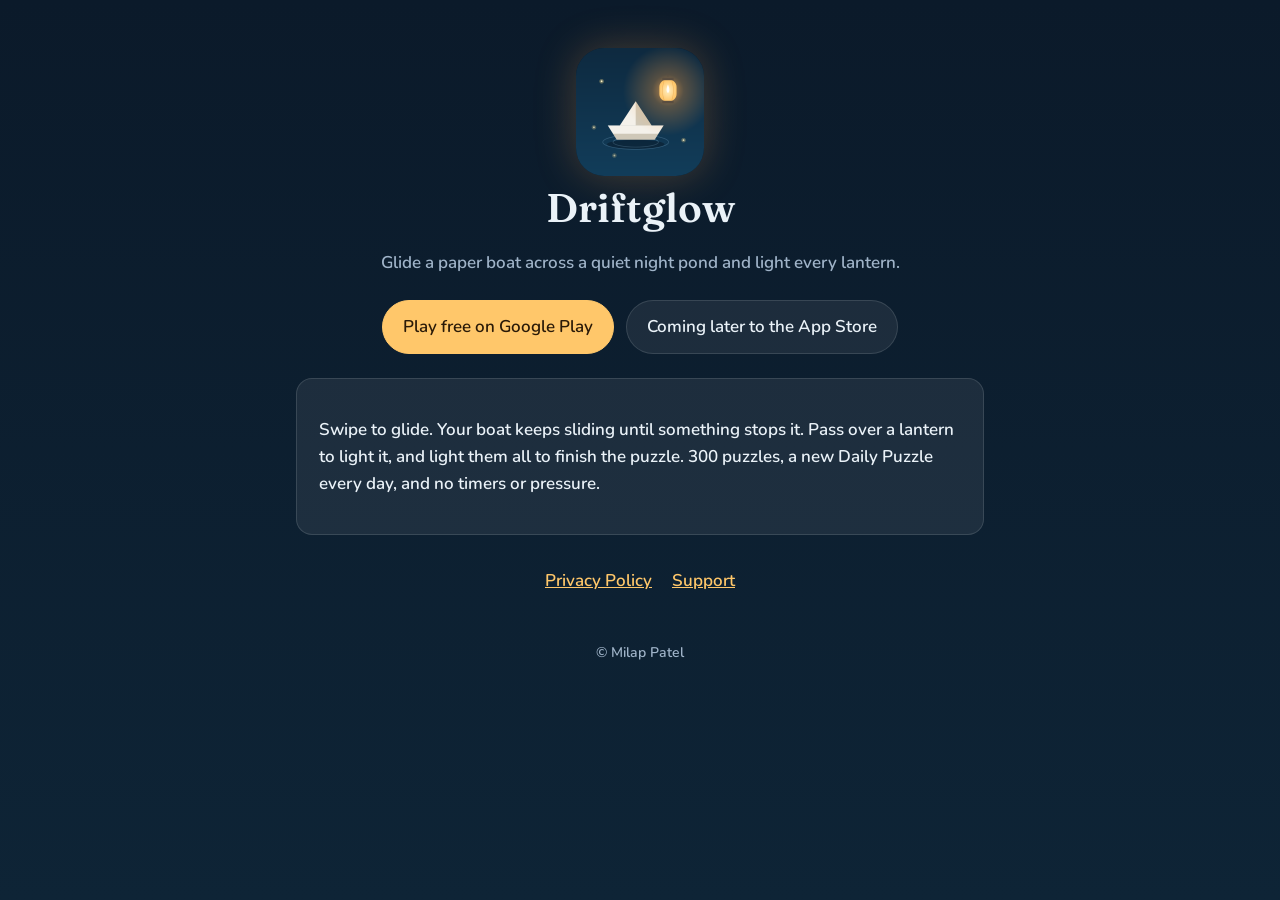
<file: index.html>
<!doctype html>
<html lang="en">
<head>
  <meta charset="utf-8" />
  <meta name="viewport" content="width=device-width, initial-scale=1" />
  <title>Driftglow</title>
  <meta name="description" content="Glide a paper boat across a night pond and light every lantern. A calm sliding puzzle game." />
  <link rel="icon" href="icon.png" />
  <link rel="stylesheet" href="styles.css" />
</head>
<body>
  <main>
    <div class="hero">
      <img src="icon.png" alt="Driftglow app icon" />
      <h1>Driftglow</h1>
      <p class="dim">Glide a paper boat across a quiet night pond and light every lantern.</p>
      <div class="badges">
        <a class="badge play" href="https://play.google.com/store/apps/details?id=com.milappatel.driftglow">Play free on Google Play</a>
        <span class="badge">Coming later to the App Store</span>
      </div>
    </div>
    <div class="card">
      <p>Swipe to glide. Your boat keeps sliding until something stops it. Pass over a lantern to light it, and light them all to finish the puzzle. 300 puzzles, a new Daily Puzzle every day, and no timers or pressure.</p>
    </div>
    <nav><a href="privacy.html">Privacy Policy</a><a href="support.html">Support</a></nav>
    <footer>© Milap Patel</footer>
  </main>
</body>
</html>
</file>
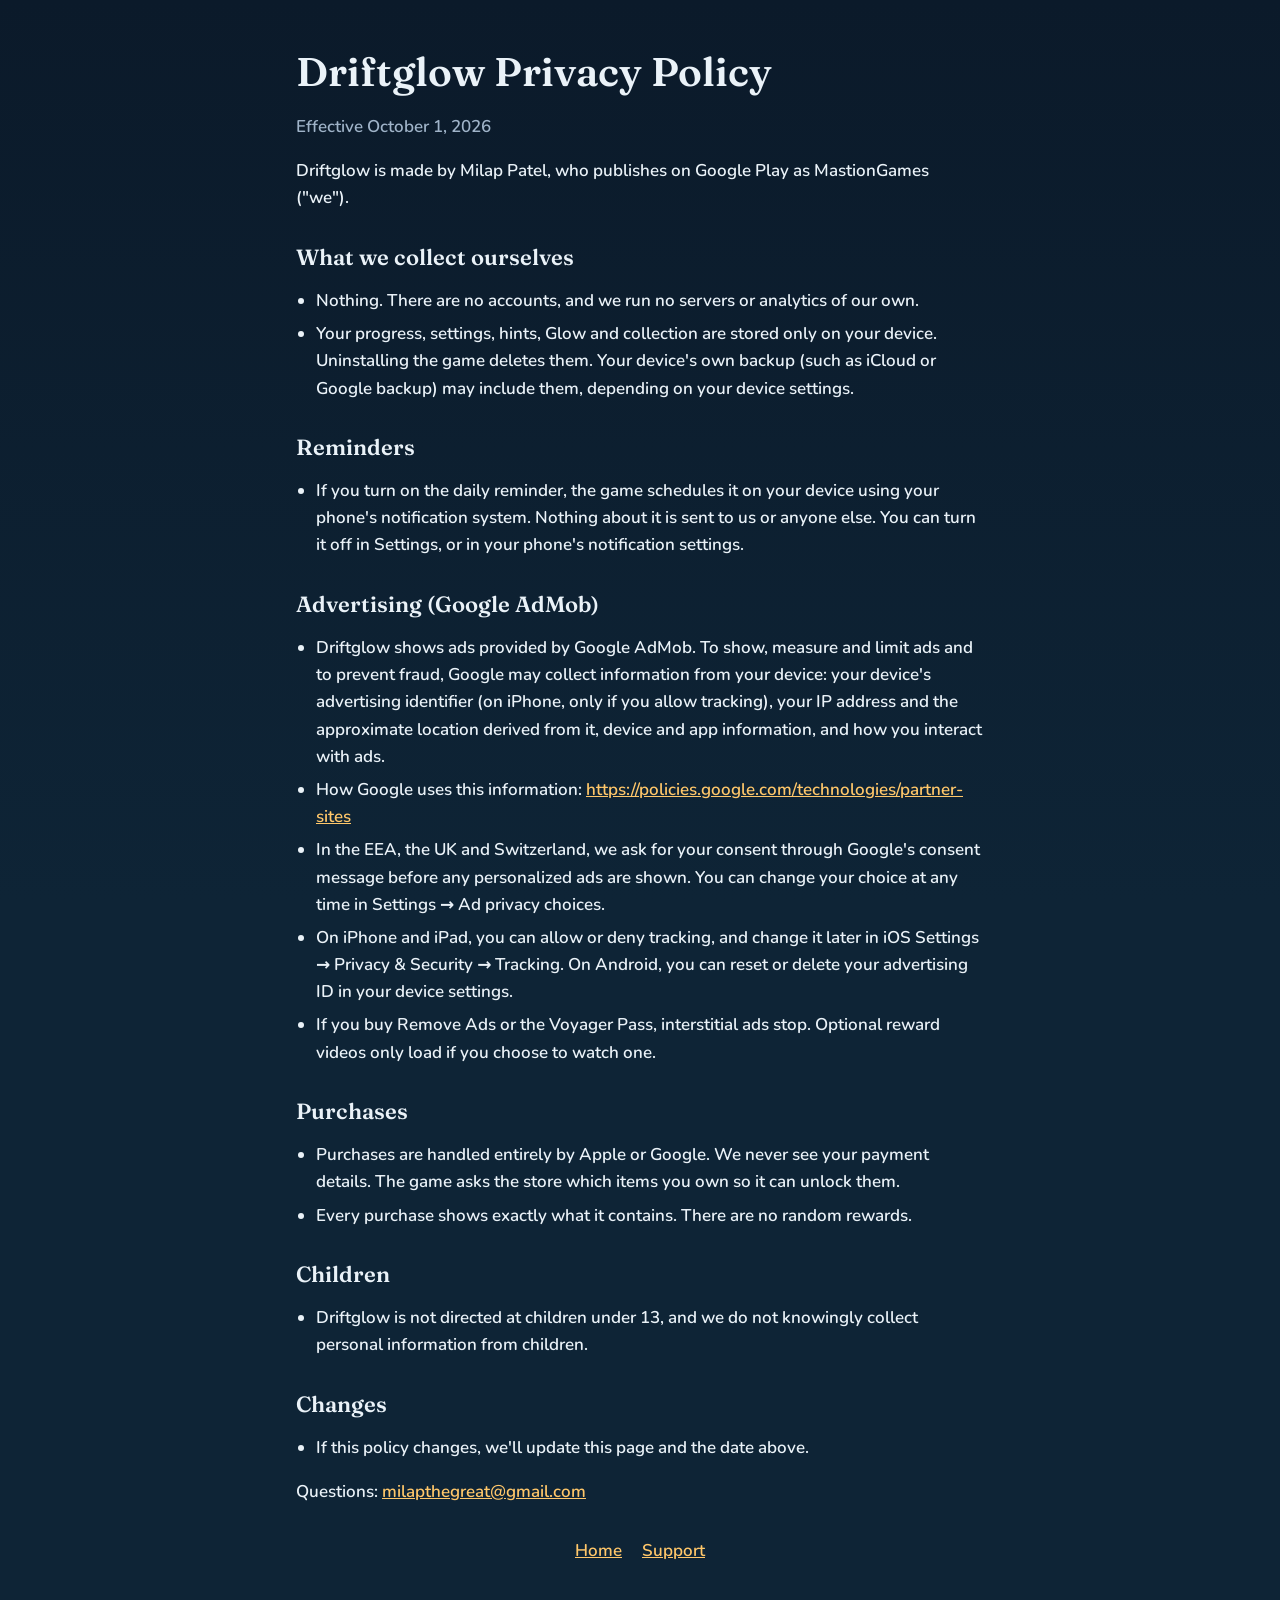
<file: privacy.html>
<!doctype html>
<html lang="en">
<head>
  <meta charset="utf-8" />
  <meta name="viewport" content="width=device-width, initial-scale=1" />
  <title>Driftglow Privacy Policy</title>
  <link rel="icon" href="icon.png" />
  <link rel="stylesheet" href="styles.css" />
</head>
<body>
  <main>
    <h1>Driftglow Privacy Policy</h1>
    <p class="dim">Effective October 1, 2026</p>
    <p>Driftglow is made by Milap Patel, who publishes on Google Play as MastionGames ("we").</p>

    <h2>What we collect ourselves</h2>
    <ul>
      <li>Nothing. There are no accounts, and we run no servers or analytics of our own.</li>
      <li>Your progress, settings, hints, Glow and collection are stored only on your device. Uninstalling the game deletes them. Your device's own backup (such as iCloud or Google backup) may include them, depending on your device settings.</li>
    </ul>

    <h2>Reminders</h2>
    <ul>
      <li>If you turn on the daily reminder, the game schedules it on your device using your phone's notification system. Nothing about it is sent to us or anyone else. You can turn it off in Settings, or in your phone's notification settings.</li>
    </ul>

    <h2>Advertising (Google AdMob)</h2>
    <ul>
      <li>Driftglow shows ads provided by Google AdMob. To show, measure and limit ads and to prevent fraud, Google may collect information from your device: your device's advertising identifier (on iPhone, only if you allow tracking), your IP address and the approximate location derived from it, device and app information, and how you interact with ads.</li>
      <li>How Google uses this information: <a href="https://policies.google.com/technologies/partner-sites">https://policies.google.com/technologies/partner-sites</a></li>
      <li>In the EEA, the UK and Switzerland, we ask for your consent through Google's consent message before any personalized ads are shown. You can change your choice at any time in Settings → Ad privacy choices.</li>
      <li>On iPhone and iPad, you can allow or deny tracking, and change it later in iOS Settings → Privacy &amp; Security → Tracking. On Android, you can reset or delete your advertising ID in your device settings.</li>
      <li>If you buy Remove Ads or the Voyager Pass, interstitial ads stop. Optional reward videos only load if you choose to watch one.</li>
    </ul>

    <h2>Purchases</h2>
    <ul>
      <li>Purchases are handled entirely by Apple or Google. We never see your payment details. The game asks the store which items you own so it can unlock them.</li>
      <li>Every purchase shows exactly what it contains. There are no random rewards.</li>
    </ul>

    <h2>Children</h2>
    <ul>
      <li>Driftglow is not directed at children under 13, and we do not knowingly collect personal information from children.</li>
    </ul>

    <h2>Changes</h2>
    <ul>
      <li>If this policy changes, we'll update this page and the date above.</li>
    </ul>

    <p>Questions: <a href="mailto:milapthegreat@gmail.com">milapthegreat@gmail.com</a></p>
    <nav><a href="index.html">Home</a><a href="support.html">Support</a></nav>
  </main>
</body>
</html>
</file>
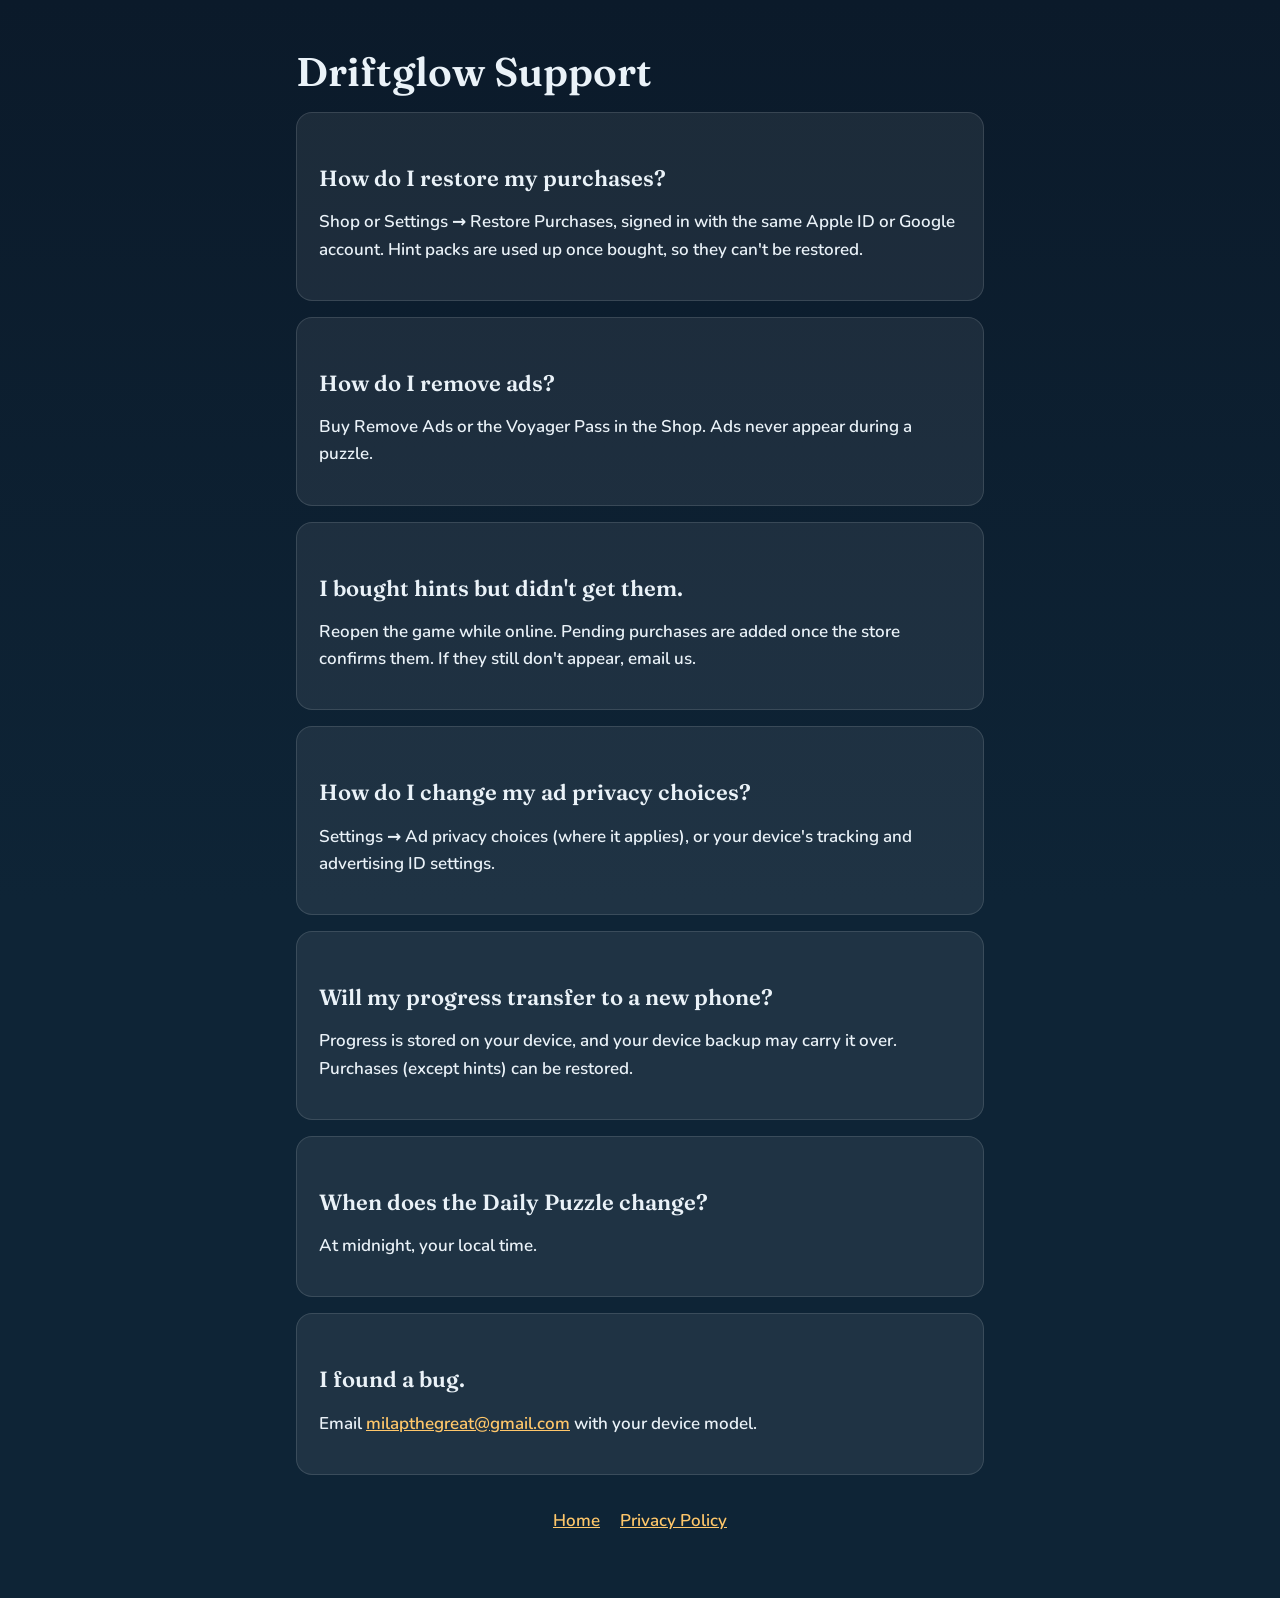
<file: support.html>
<!doctype html>
<html lang="en">
<head>
  <meta charset="utf-8" />
  <meta name="viewport" content="width=device-width, initial-scale=1" />
  <title>Driftglow Support</title>
  <link rel="icon" href="icon.png" />
  <link rel="stylesheet" href="styles.css" />
</head>
<body>
  <main>
    <h1>Driftglow Support</h1>
    <div class="card"><h2>How do I restore my purchases?</h2><p>Shop or Settings → Restore Purchases, signed in with the same Apple ID or Google account. Hint packs are used up once bought, so they can't be restored.</p></div>
    <div class="card"><h2>How do I remove ads?</h2><p>Buy Remove Ads or the Voyager Pass in the Shop. Ads never appear during a puzzle.</p></div>
    <div class="card"><h2>I bought hints but didn't get them.</h2><p>Reopen the game while online. Pending purchases are added once the store confirms them. If they still don't appear, email us.</p></div>
    <div class="card"><h2>How do I change my ad privacy choices?</h2><p>Settings → Ad privacy choices (where it applies), or your device's tracking and advertising ID settings.</p></div>
    <div class="card"><h2>Will my progress transfer to a new phone?</h2><p>Progress is stored on your device, and your device backup may carry it over. Purchases (except hints) can be restored.</p></div>
    <div class="card"><h2>When does the Daily Puzzle change?</h2><p>At midnight, your local time.</p></div>
    <div class="card"><h2>I found a bug.</h2><p>Email <a href="mailto:milapthegreat@gmail.com">milapthegreat@gmail.com</a> with your device model.</p></div>
    <nav><a href="index.html">Home</a><a href="privacy.html">Privacy Policy</a></nav>
  </main>
</body>
</html>
</file>
<file: styles.css>
@font-face { font-family: 'Fraunces'; font-weight: 600; font-display: swap; src: url('fonts/fraunces-latin-600-normal.woff2') format('woff2'); }
@font-face { font-family: 'Nunito'; font-weight: 600; font-display: swap; src: url('fonts/nunito-latin-600-normal.woff2') format('woff2'); }
:root { --bg: #0B1A2A; --deep: #0E2436; --text: #EAF2F8; --dim: #9FB3C8; --accent: #FFC76A; --panel: rgba(255,255,255,0.07); --border: rgba(255,255,255,0.12); color-scheme: dark; }
* { box-sizing: border-box; }
html { background: var(--deep); }
body { margin: 0; min-height: 100vh; background: linear-gradient(180deg, var(--bg) 0, var(--deep) 900px) var(--deep); color: var(--text); font: 600 17px/1.6 'Nunito', system-ui, sans-serif; overflow-wrap: anywhere; }
main { max-width: 720px; margin: 0 auto; padding: 48px 16px 64px; }
h1, h2 { font-family: 'Fraunces', Georgia, serif; font-weight: 600; line-height: 1.2; }
h1 { font-size: 40px; margin: 0 0 8px; }
h2 { font-size: 22px; margin: 32px 0 8px; }
a { color: var(--accent); }
.dim { color: var(--dim); }
.card { background: var(--panel); border: 1px solid var(--border); border-radius: 16px; padding: 20px 22px; margin: 16px 0; }
.hero { text-align: center; }
.hero img { width: 128px; height: 128px; border-radius: 28px; box-shadow: 0 0 40px rgba(255,170,80,0.25); }
.badges { display: flex; gap: 12px; justify-content: center; flex-wrap: wrap; margin: 24px 0; }
.badge { display: inline-block; padding: 12px 20px; border-radius: 999px; border: 1px solid var(--border); background: var(--panel); color: var(--text); text-decoration: none; }
.badge.play { background: #ffc76a; border-color: #ffc76a; color: #2a1a08; font-weight: 700; }
nav { display: flex; gap: 20px; justify-content: center; margin-top: 32px; }
footer { text-align: center; color: var(--dim); font-size: 14px; margin-top: 48px; }
ul { padding-left: 20px; }
li { margin: 6px 0; }
</file>
